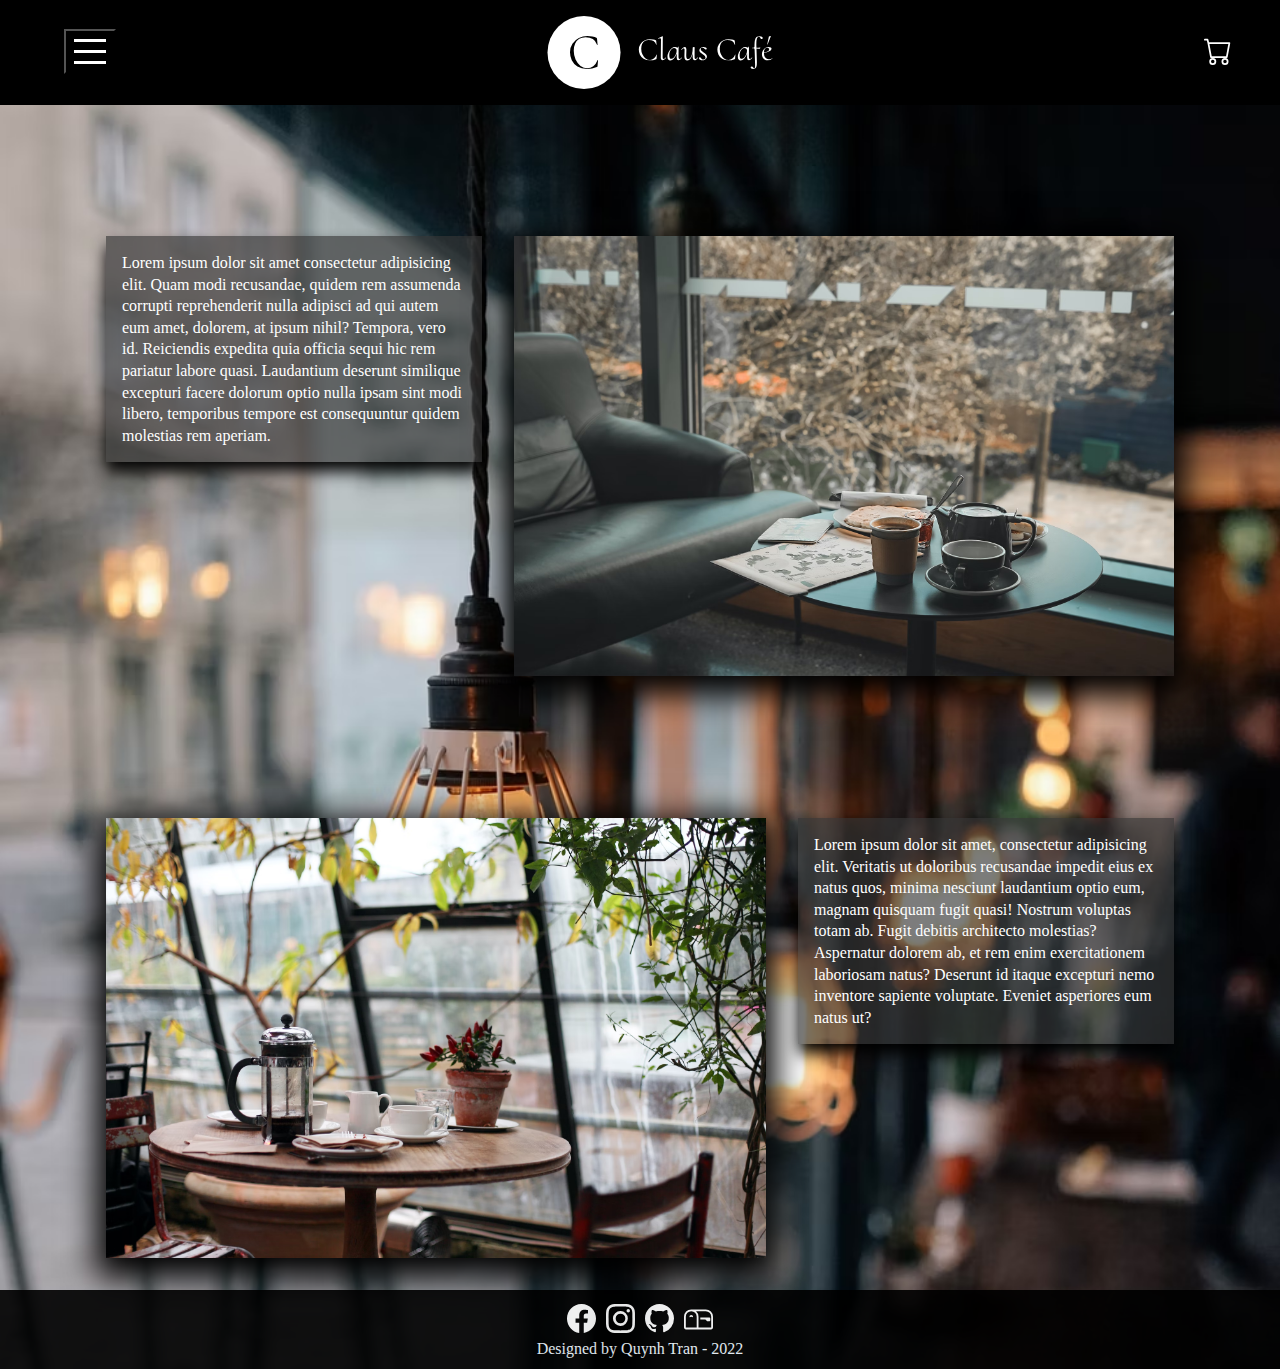
<file: index.html>
<!DOCTYPE html>
<html lang="en">
<head>
    <meta charset="UTF-8">
    <meta http-equiv="X-UA-Compatible" content="IE=edge">
    <meta name="viewport" content="width=device-width, initial-scale=1.0">
    <link rel="stylesheet" href="style.css">
    <link rel="shortcut icon" href="favicon.ico" type="image/x-icon">
    <title>Claus Café</title>
</head>
<body class="bodyIndex">
    <header>
        <div class="lap-display">
            <nav>
                <ul>
                    <li><a href="index.html">Home</a></li>
                    <li><a href="menu.html">Menu</a></li>
                </ul>
            </nav>
            <a href="index.html">
                <img src="faviconio-logo\logo.svg" alt="logo-brand" class="logo-brand">
            </a>
            <nav>
                <ul>
                    <li><a href="gallery.html">Gallery</a></li>
                    <li><a href="contact.html">Contact</a></li>
                    <a href="#"><img class="cart-icon" src="icons-1.8.1\icons-1.8.1\icons\cart.svg" alt="" style="padding-right: 0 2rem;"></a> 
                </ul>
            </nav>
        </div>
        <div class="tablet-display">
            <nav>
                <ul>
                    <li class="dropdown"> 
                        <button class="triple-line">
                            <div class="line"></div>
                            <div class="line"></div>
                            <div class="line"></div> 
                        </button>
                        <div class="dropdown-content">
                            <a href="index.html">Home</a>
                            <a href="menu.html">Menu</a>
                            <a href="gallery.html">Gallery</a>
                            <a href="contact.html">Contact</a>
                        </div>
                    </li>
                </ul>
                <a href="index.html">
                    <img src="faviconio-logo\logo.svg" alt="logo-brand" class="logo-brand">
                </a>
                <a href="#"><img class="cart-icon" src="icons-1.8.1\icons-1.8.1\icons\cart.svg" alt="" style="padding-right: 0 2rem;"></a> 
            </nav>
        </div>
       
        <div class="mobile-display">
            <nav>
                
                <!-- <div class="symbols"> -->
                <ul>
                    <li class="dropdown"> 
                        <button class="triple-line">
                            <div class="line"></div>
                            <div class="line"></div>
                            <div class="line"></div> 
                        </button>
                        <div class="dropdown-content">
                            <a href="index.html">Home</a>
                            <a href="menu.html">Menu</a>
                            <a href="gallery.html">Gallery</a>
                            <a href="contact.html">
                                Contact</a>
                            <a href="#" style="display: block;">
                                My cart 
                            </a> 
                        </div>
                    </li>
                </ul>
                    
                <!-- </div> -->
                <a href="index.html">
                    <img src="faviconio-logo\logo.svg" alt="logo-brand" class="logo-brand">
                </a>
            </nav>
        </div>
    </header>

    <main class="containerIndex">
        <div class="container-index-div">
            <section class="intro">
                <p class="description description1">
                    Lorem ipsum dolor sit amet consectetur adipisicing elit. Quam modi recusandae, quidem rem assumenda corrupti reprehenderit nulla adipisci ad qui autem eum amet, dolorem, at ipsum nihil? Tempora, vero id.
                Reiciendis expedita quia officia sequi hic rem pariatur labore quasi. Laudantium deserunt similique excepturi facere dolorum optio nulla ipsam sint modi libero, temporibus tempore est consequuntur quidem molestias rem aperiam.
                </p>

                <img id="first-pic" src="img\cafe2.avif" alt="picture1" >
            </section>

            <section class="intro">
                <img id="second-pic" src="img\cafe1.avif" alt="picture2">
                <p class="description description2">Lorem ipsum dolor sit amet, consectetur adipisicing elit. Veritatis ut doloribus recusandae impedit eius ex natus quos, minima nesciunt laudantium optio eum, magnam quisquam fugit quasi! Nostrum voluptas totam ab.
                Fugit debitis architecto molestias? Aspernatur dolorem ab, et rem enim exercitationem laboriosam natus? Deserunt id itaque excepturi nemo inventore sapiente voluptate. Eveniet asperiores eum natus ut?</p>
            </section>
        </div>
    </main>
</body>

<footer>
    <div class="containerFooter">
        <div class="containerContactIcon">
            <a href="https://www.facebook.com/profile.php?id=100005155502657"><img class="contactIcon" src="icons-1.8.1\icons-1.8.1\icons\facebook.svg" alt="fb"></a>
            <a href=""><img class="contactIcon" src="icons-1.8.1\icons-1.8.1\icons\instagram.svg" alt="ins"></a>
            <a href=""><img class="contactIcon" src="icons-1.8.1\icons-1.8.1\icons\github.svg" alt="git"></a>
            <a href=""><img class="contactIcon" src="icons-1.8.1\icons-1.8.1\icons\mailbox.svg" alt="mail"></a>
        </div>
        <p>Designed by Quynh Tran - 2022</p>
    </div>
</footer>
</html>
</file>
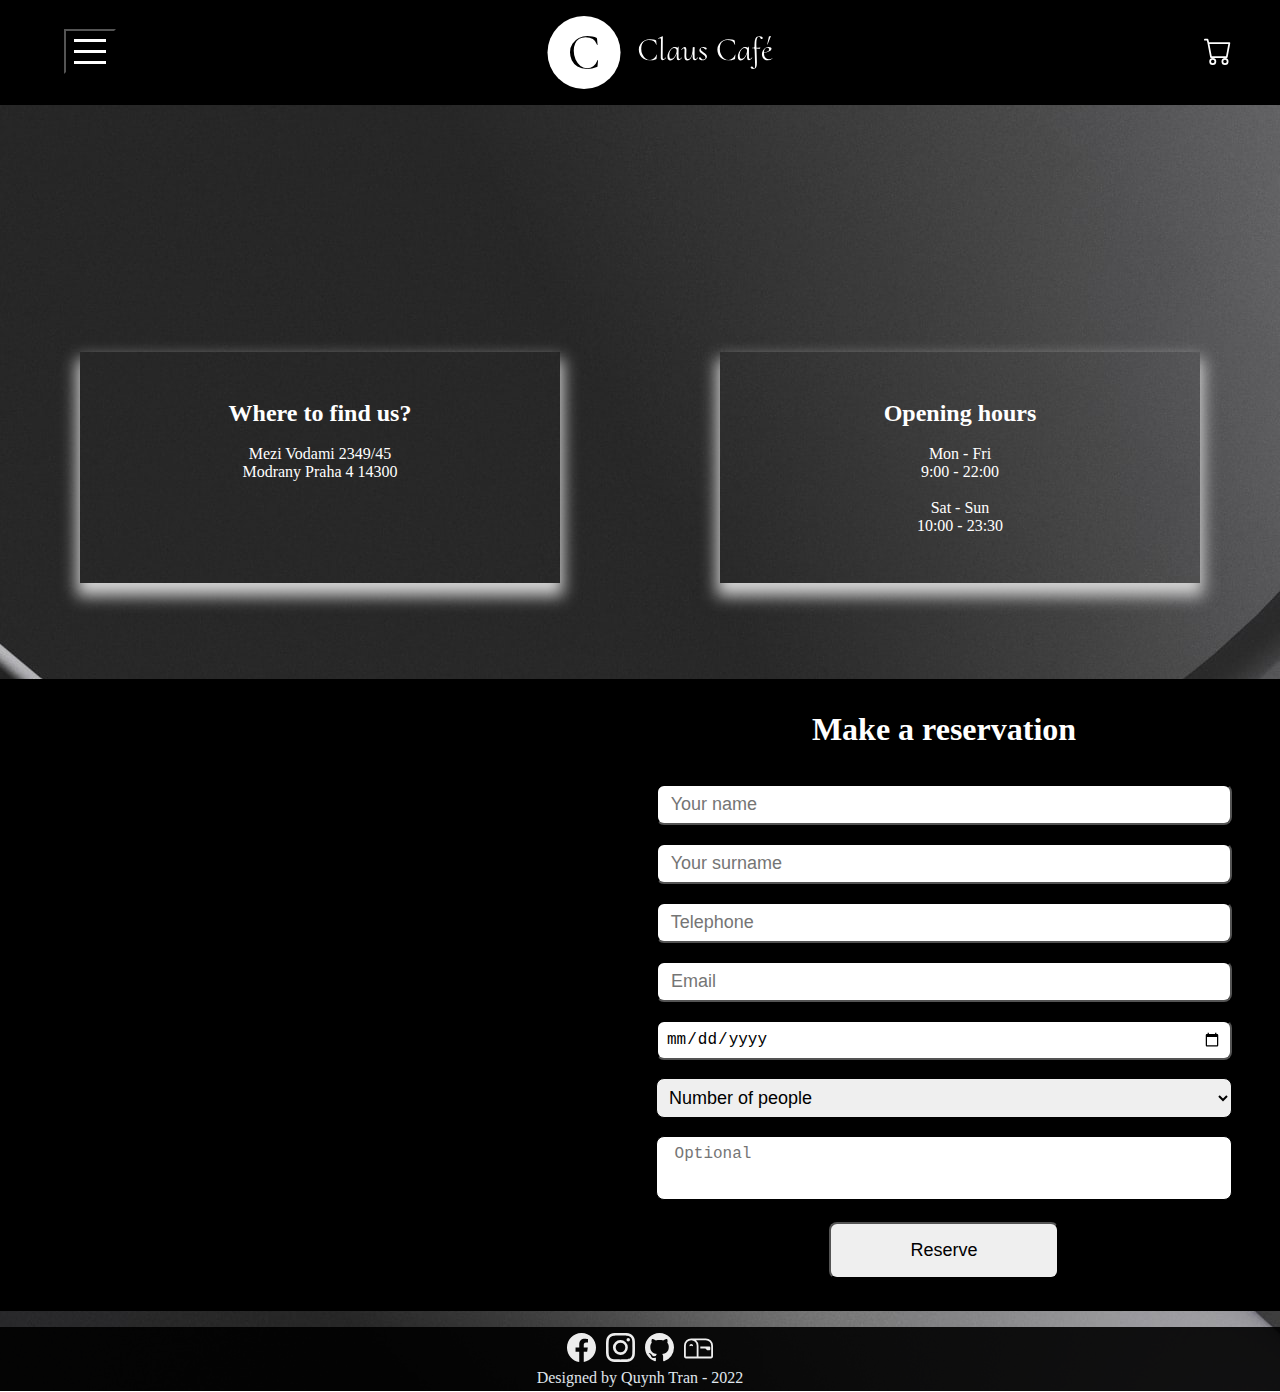
<file: contact.html>
<!DOCTYPE html>
<html lang="en">
<head>
    <meta charset="UTF-8">
    <meta http-equiv="X-UA-Compatible" content="IE=edge">
    <meta name="viewport" content="width=device-width, initial-scale=1.0">
    <title>Claus Café - Contact</title>
    <link rel="stylesheet" href="style.css">
</head>
<body class="bodyContact">
    <header>
        <div class="lap-display">
            <nav>
                <ul>
                    <li><a href="index.html">Home</a></li>
                    <li><a href="menu.html">Menu</a></li>
                </ul>
            </nav>
            <a href="index.html">
                <img src="faviconio-logo\logo.svg" alt="logo-brand" class="logo-brand">
            </a>
            <nav>
                <ul>
                    <li><a href="gallery.html">Gallery</a></li>
                    <li><a href="contact.html">Contact</a></li>
                    <a href="#"><img class="cart-icon" src="icons-1.8.1\icons-1.8.1\icons\cart.svg" alt="" style="padding-right: 0 2rem;"></a> 
                </ul>
            </nav>
        </div>
        <div class="tablet-display">
            <nav>
                <ul>
                    <li class="dropdown"> 
                        <button class="triple-line">
                            <div class="line"></div>
                            <div class="line"></div>
                            <div class="line"></div> 
                        </button>
                        <div class="dropdown-content">
                            <a href="index.html">Home</a>
                            <a href="menu.html">Menu</a>
                            <a href="gallery.html">Gallery</a>
                            <a href="contact.html">Contact</a>
                        </div>
                    </li>
                </ul>
                <a href="index.html">
                    <img src="faviconio-logo\logo.svg" alt="logo-brand" class="logo-brand">
                </a>
                <a href="#"><img class="cart-icon" src="icons-1.8.1\icons-1.8.1\icons\cart.svg" alt="" style="padding-right: 0 2rem;"></a> 
            </nav>
        </div>
       
        <div class="mobile-display">
            <nav>
                <ul>
                    <li class="dropdown"> 
                        <button class="triple-line">
                            <div class="line"></div>
                            <div class="line"></div>
                            <div class="line"></div> 
                        </button>
                        <div class="dropdown-content">
                            <a href="index.html">Home</a>
                            <a href="menu.html">Menu</a>
                            <a href="gallery.html">Gallery</a>
                            <a href="contact.html">
                                Contact</a>
                            <a href="#" style="display: block;">
                                My cart 
                            </a> 
                        </div>
                    </li>
                </ul>
                <a href="index.html">
                    <img src="faviconio-logo\logo.svg" alt="logo-brand" class="logo-brand">
                </a>
            </nav>
        </div>
    </header>

    <main class="containerContact">
        <div class="container-contact-div">
            <div class="info-4-contact">
                <section>
                    <h2>Where to find us?</h2>
                    <br>
                    <p>Mezi Vodami 2349/45 <br>
                        Modrany Praha 4 14300
                    </p>
                </section>
                <section> 
                    <h2>Opening hours</h2>
                    <br>
                    <p>Mon - Fri<br>
                        9:00 - 22:00 <br><br>
                        Sat - Sun <br>
                        10:00 - 23:30
                    </p>
                </section>
            </div>
            <div class="more-info">
                <div class="map">
                    <div class="mapouter">
                        <div class="gmap_canvas">
                            <iframe width="100%" height="300%" id="gmap_canvas" src="https://maps.google.com/maps?q=Mezi%20Vodami%202349/45&t=&z=13&ie=UTF8&iwloc=&output=embed" frameborder="0" scrolling="no" marginheight="0" marginwidth="0"></iframe>
                            <br>
                            <style>
                            .mapouter{
                                position: relative;
                                text-align: center;
                                max-height:100%;
                                max-width:300%;
                                }
                            </style>
                            <style>
                            .gmap_canvas {
                                overflow: hidden;
                                background: none!important;
                                max-height: 100%;
                                max-width: 300%;
                                
                                }
                            </style>
                        </div>
                    </div>
                </div>
                <div class="reservation-form">
                    <h1>Make a reservation</h1><br><br>
                    <form action="index.html" >
                        <input type="text" name="name" id="name" placeholder=" Your name" required ><br><br>
                        <input type="text" name="surname" id="surname" placeholder=" Your surname" required><br><br>
                        <input type="tel" name="tel" id="tel" placeholder=" Telephone" required><br><br>
                        <input type="email" name="email" id="email" placeholder=" Email" required><br><br>
                        <input type="date" name="date" id="date" placeholder=" Reservation on date" required><br><br>
                        <select value="Number of people" required><br><br>
                            <option value="Number of people">Number of people</option>
                            <option value="">1</option>
                            <option value="">2</option>
                            <option value="">3</option>
                            <option value="">4</option>
                            <option value="">5</option>
                            <option value="">6</option>
                            <option value="">7</option>
                            <option value="">8</option>
                            <option value="">9</option>
                            <option value="">10</option>
                            <option value="">>10</option>
                        </select>
                        <br><br>
                        <textarea name="additional" id="additional" style="resize: none; height: 4rem;" placeholder=" Optional"></textarea>
                        <br><br>
                        <input type="button" name="reserve" id="reserve" value="Reserve">
                    </form>
                    
                </div>
            </div>
        </div>
    </main>
</body>

<footer>
    <a href=""><img class="contactIcon" src="icons-1.8.1\icons-1.8.1\icons\facebook.svg" alt="fb"></a>
    <a href=""><img class="contactIcon" src="icons-1.8.1\icons-1.8.1\icons\instagram.svg" alt="ins"></a>
    <a href=""><img class="contactIcon" src="icons-1.8.1\icons-1.8.1\icons\github.svg" alt="git"></a>
    <a href=""><img class="contactIcon" src="icons-1.8.1\icons-1.8.1\icons\mailbox.svg" alt="mail"></a>
    <p>Designed by Quynh Tran - 2022</p>
</footer>
</html>
</file>
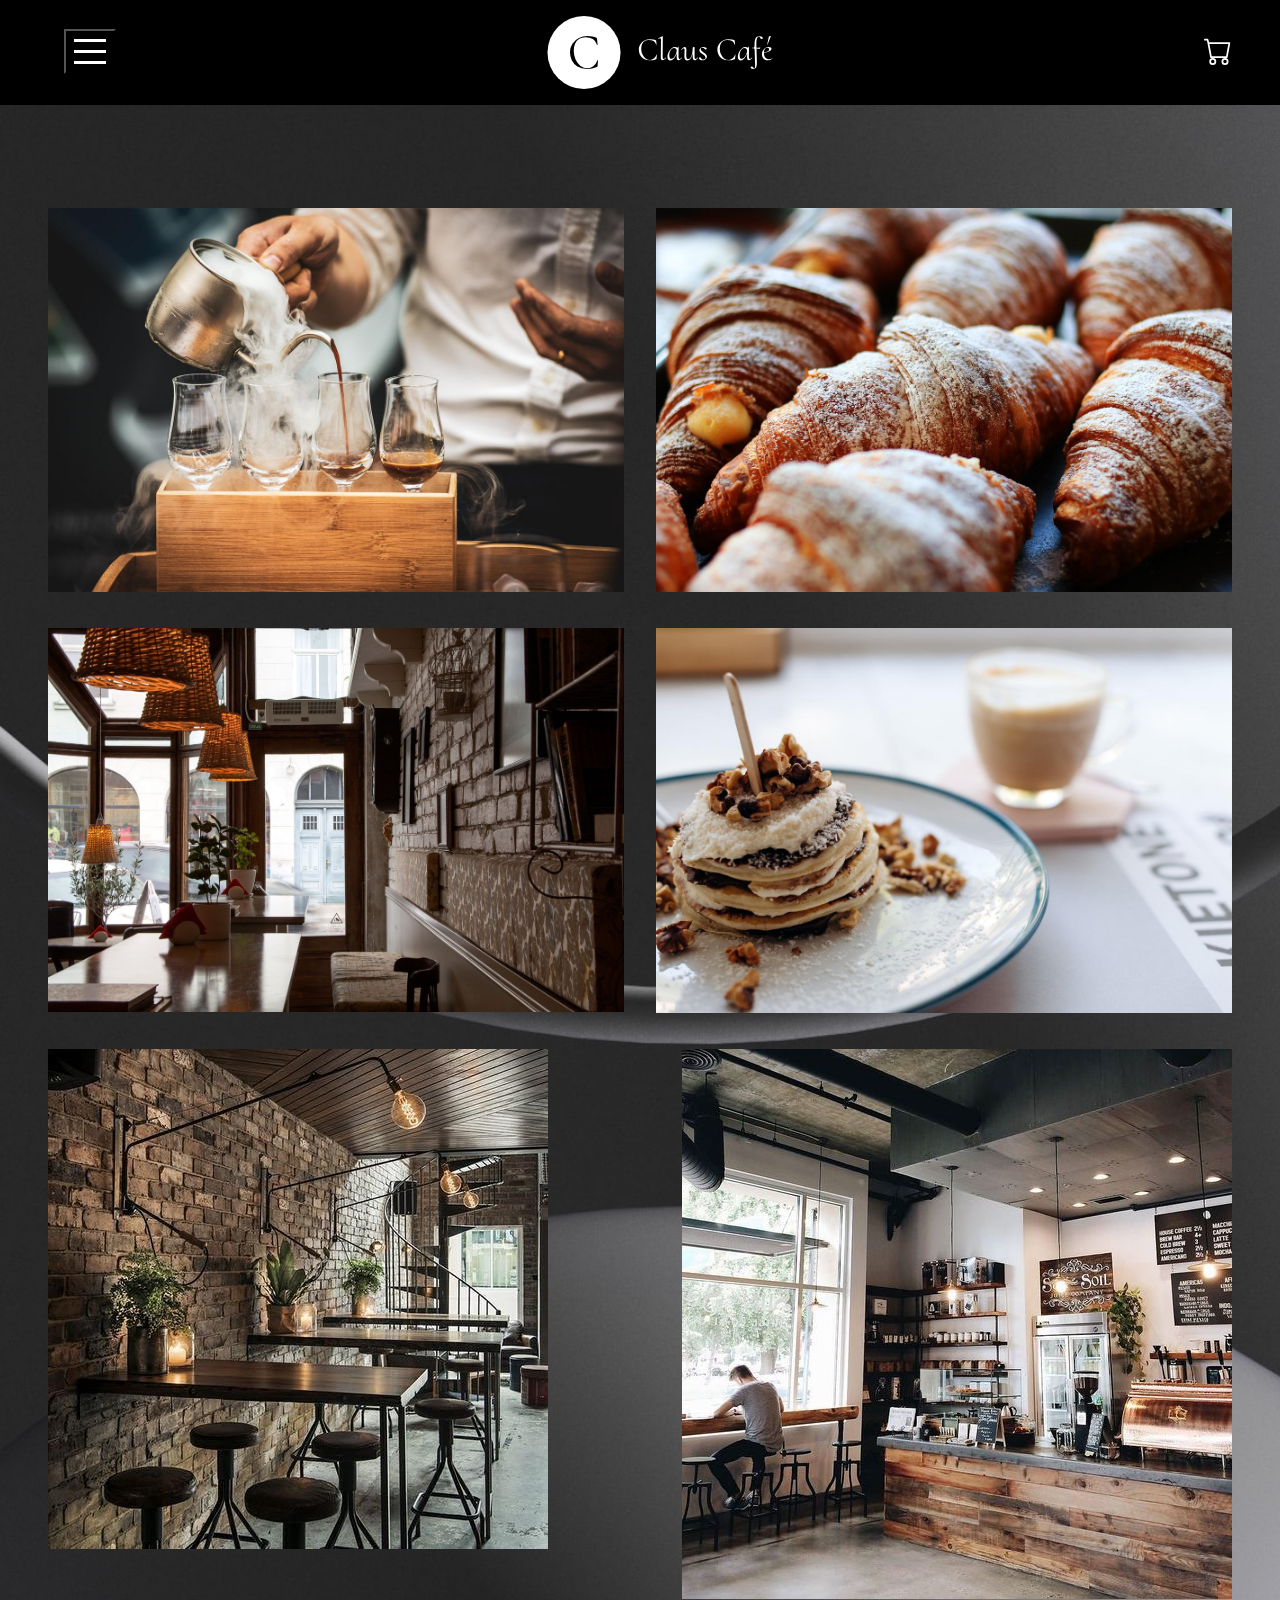
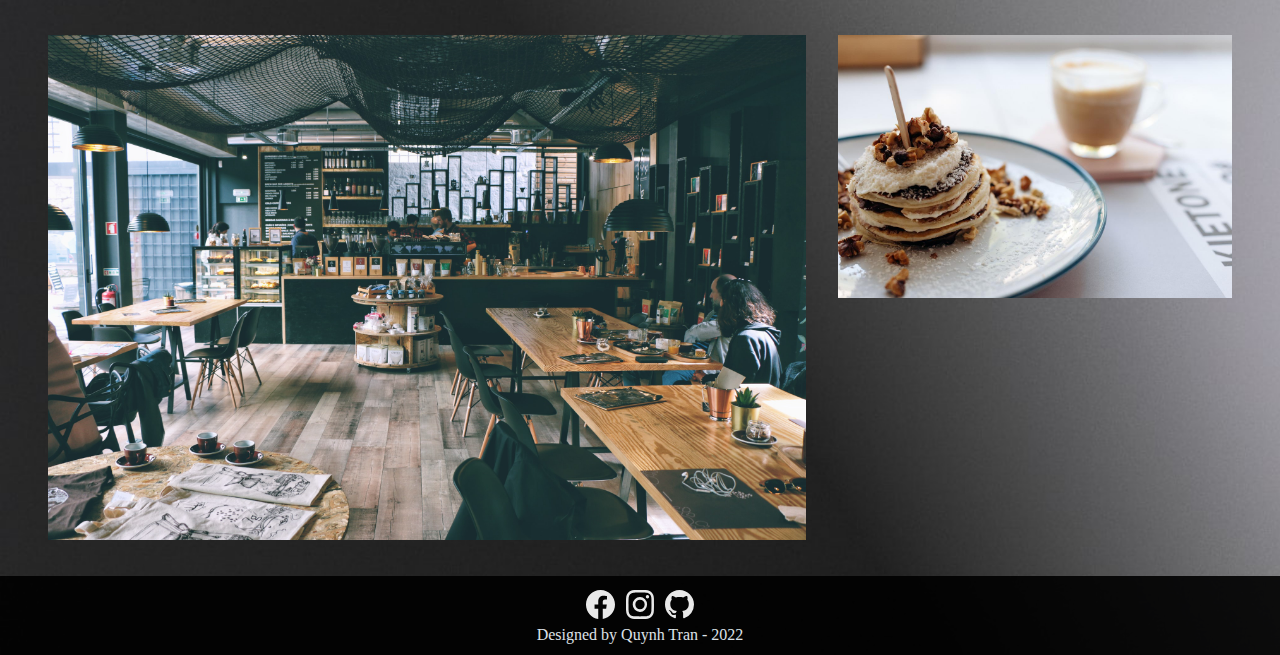
<file: gallery.html>
<!DOCTYPE html>
<html lang="en">
<head>
    <meta charset="UTF-8">
    <meta http-equiv="X-UA-Compatible" content="IE=edge">
    <meta name="viewport" content="width=device-width, initial-scale=1.0">
    <link rel="stylesheet" href="style.css">
    <link rel="shortcut icon" href="favicon_io/favicon-32x32.png" type="image/x-icon">

    <title>Claus Café - Gallery</title>
</head>
<body class="bodyGallery">
    <header>
        <div class="lap-display">
            <nav>
                <ul>
                    <li><a href="index.html">Home</a></li>
                    <li><a href="menu.html">Menu</a></li>
                </ul>
            </nav>
            <a href="index.html">
                <img src="faviconio-logo\logo.svg" alt="logo-brand" class="logo-brand">
            </a>
            <nav>
                <ul>
                    <li><a href="gallery.html">Gallery</a></li>
                    <li><a href="contact.html">Contact</a></li>
                    <a href="#"><img class="cart-icon" src="icons-1.8.1\icons-1.8.1\icons\cart.svg" alt="" style="padding-right: 0 2rem;"></a> 
                </ul>
            </nav>
        </div>
        <div class="tablet-display">
            <nav>
                <ul>
                    <li class="dropdown"> 
                        <button class="triple-line">
                            <div class="line"></div>
                            <div class="line"></div>
                            <div class="line"></div> 
                        </button>
                        <div class="dropdown-content">
                            <a href="index.html" class="itemDropdown">
                                <img src="icons-1.8.1/icons8-home.svg" alt="" style="margin: 0 0.5rem; width: 1.5rem;">
                                <span>Home</span>
                            </a>
                            <a href="menu.html" class="itemDropdown">
                                <img src="icons-1.8.1/icon menu.svg" alt="" style="margin: 0 0.6rem; height: 1.5rem;">
                                <span>Menu</span>
                            </a>
                            <a href="gallery.html" class="itemDropdown">
                                <img src="icons-1.8.1/galleryicon.svg" alt="" style="margin: 0 0.5rem;background-color: white; border-radius: 22px; width: 1.5rem;">
                                <span>Gallery</span>
                            </a>
                            <a href="contact.html" class="itemDropdown">
                                <img src="icons-1.8.1/contact icon.png" alt="" style="margin: 0 0.5rem;width: 1.5rem;">
                                <span>Contact</span>
                            </a>
                        </div>
                    </li>
                </ul>
                <a href="index.html">
                    <img src="faviconio-logo\logo.svg" alt="logo-brand" class="logo-brand">
                </a>
                <a href="#"><img class="cart-icon" src="icons-1.8.1\icons-1.8.1\icons\cart.svg" alt="" style="padding-right: 0 2rem;"></a> 
            </nav>
        </div>
       
        <div class="mobile-display">
            <nav>
                <ul>
                    <li class="dropdown"> 
                        <button class="triple-line">
                            <div class="line"></div>
                            <div class="line"></div>
                            <div class="line"></div> 
                        </button>
                        <div class="dropdown-content">
                            <a href="index.html" class="itemDropdown">
                                <img src="icons-1.8.1/icons8-home.svg" alt="" style="margin: 0 0.5rem; width: 1.5rem;">
                                <span>Home</span>
                            </a>
                            <a href="menu.html" class="itemDropdown">
                                <img src="icons-1.8.1/icon menu.svg" alt="" style="margin: 0 0.6rem; height: 1.5rem;">
                                <span>Menu</span>
                            </a>
                            <a href="gallery.html" class="itemDropdown">
                                <img src="icons-1.8.1/galleryicon.svg" alt="" style="margin: 0 0.5rem;background-color: white; border-radius: 22px; width: 1.5rem; ">
                                <span>Gallery</span>
                            </a>
                            <a href="contact.html" class="itemDropdown">
                                <img src="icons-1.8.1/contact icon.png" alt="" style="margin: 0 0.5rem;width: 1.5rem;">
                                <span>Contact</span>
                            </a>
                            <a href="#" >
                                <img src="icons-1.8.1\icons-1.8.1\icons\cart2.svg" alt="" style="margin: 0 0.5rem;width: 1.5rem;" >
                                <span>My cart</span>
                            </a> 
                        </div>
                    </li>
                </ul>
                <a href="index.html">
                    <img src="faviconio-logo\logo.svg" alt="logo-brand" class="logo-brand">
                </a>
            </nav>
        </div>
    </header>
    <main class="containerGallery">
        <div class="container-gallery-div">
            <div class="group-picture">
                <section>
                    <figure>
                        <img src="img\barista-5055060_1280.jpg" alt="This is a picture">
                    </figure>
                </section>
                <section>
                    <figure>
                        <img src="img\bread-4077812_1280.jpg" alt="This is a picture">
                    </figure>
                </section>
            </div>
            <div class="group-picture">
                <section>
                    <figure>
                        <img src="img\coffee-shop-393954_1280.jpg" alt="This is a picture">
                    </figure>
                </section>
                <section>
                    <figure>
                        <img src="img\pancakes-5989136_1280.jpg" alt="This is a picture">
                    </figure>
                </section>
            </div>
            <div class="group-picture">
                <section>
                    <figure>
                        <img src="img\cafe4.jpg" alt="This is a picture">
                    </figure>
                </section>
                <section>
                    <figure>
                        <img src="img\cafe5.jpg" alt="This is a picture">
                    </figure>
                </section>
            </div>
            <div class="group-picture">
                <section>
                    <figure>
                        <img src="img\cafe6.jpg" alt="This is a picture">
                    </figure>
                </section>
                <section>
                    <figure>
                        <img src="img\pancakes-5989136_1280.jpg" alt="This is a picture">
                    </figure>
                </section>
            </div>
            
        </div>
    </main>
</body>
<footer>
    <div class="containerFooter">
        <div class="containerContactIcon">
            <a href="https://www.facebook.com/profile.php?id=100005155502657"><img class="contactIcon" src="icons-1.8.1\icons-1.8.1\icons\facebook.svg" alt="fb"></a>
            <a href="https://www.instagram.com/quynhtran183/"><img class="contactIcon" src="icons-1.8.1\icons-1.8.1\icons\instagram.svg" alt="ins"></a>
            <a href="https://github.com/QuynhTran182003"><img class="contactIcon" src="icons-1.8.1\icons-1.8.1\icons\github.svg" alt="git"></a>
        </div>
        <p>Designed by Quynh Tran - 2022</p>
    </div>
</footer>
</html>
</file>
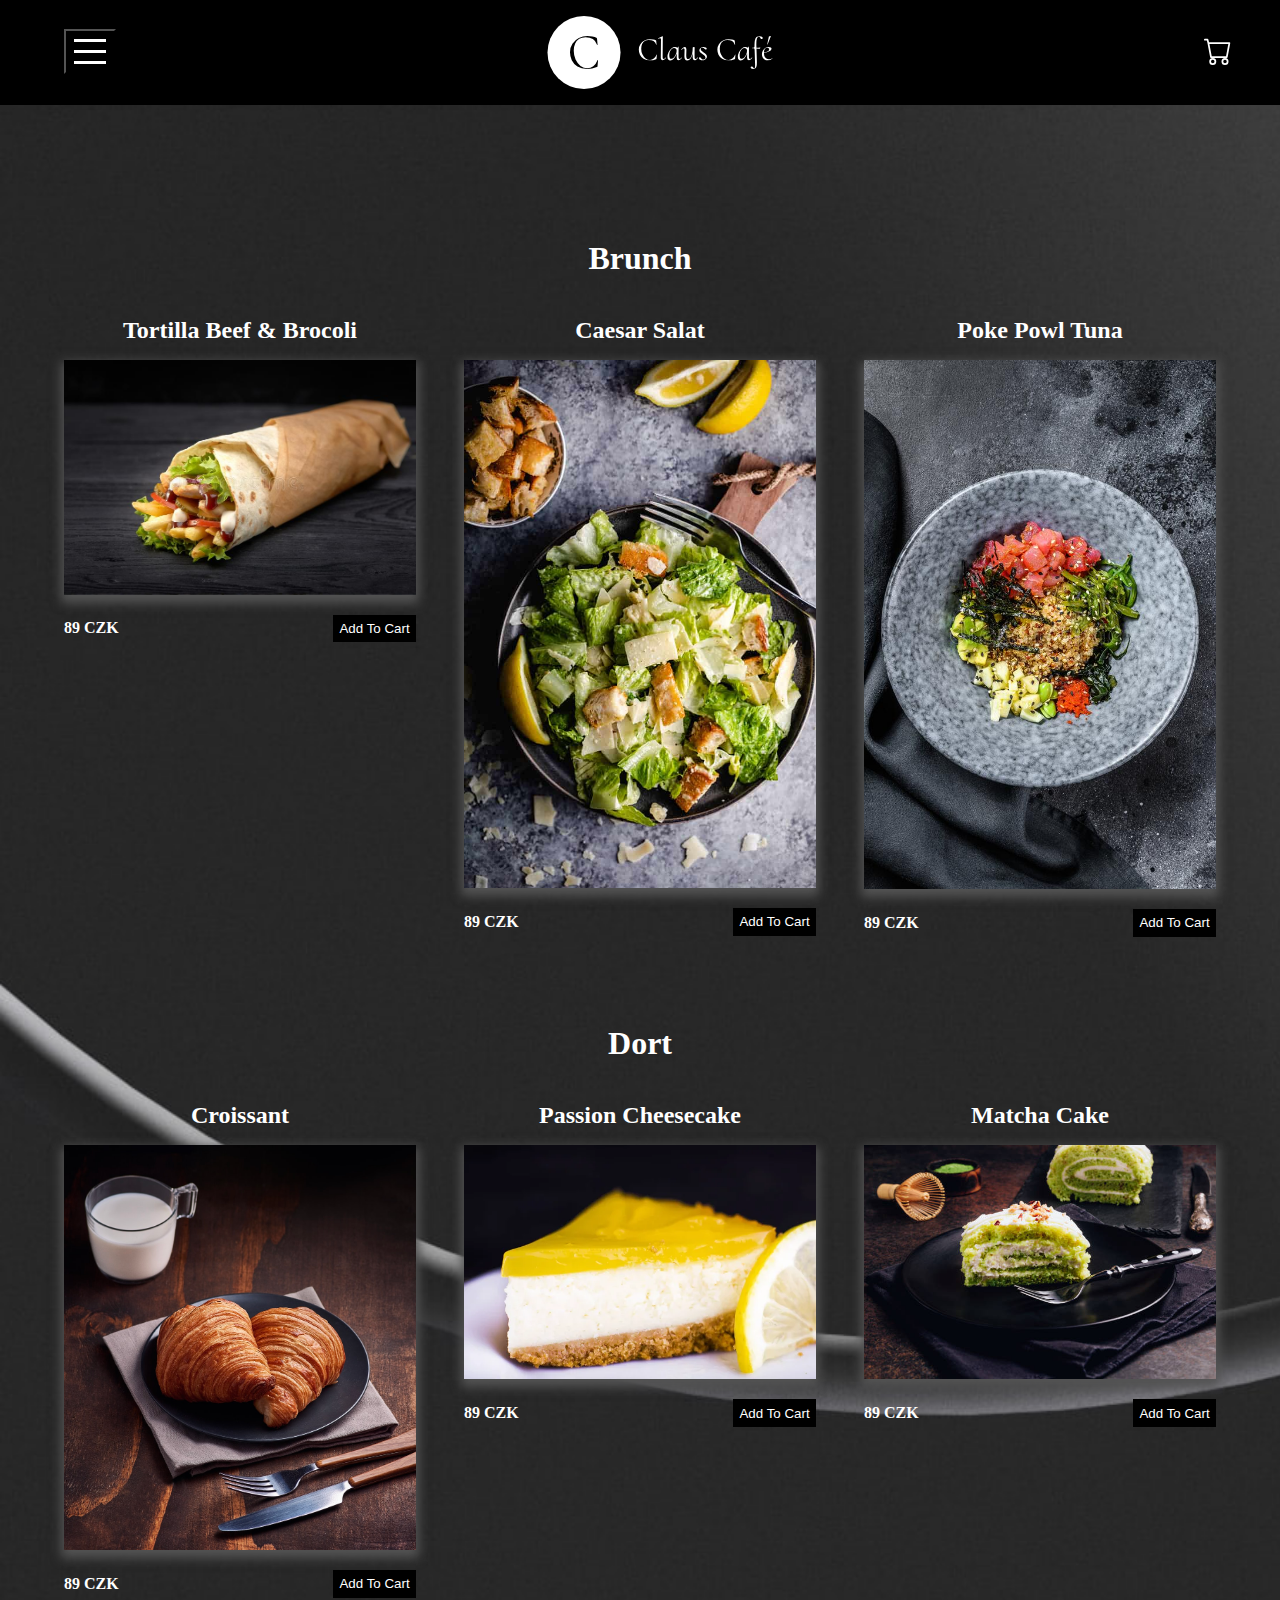
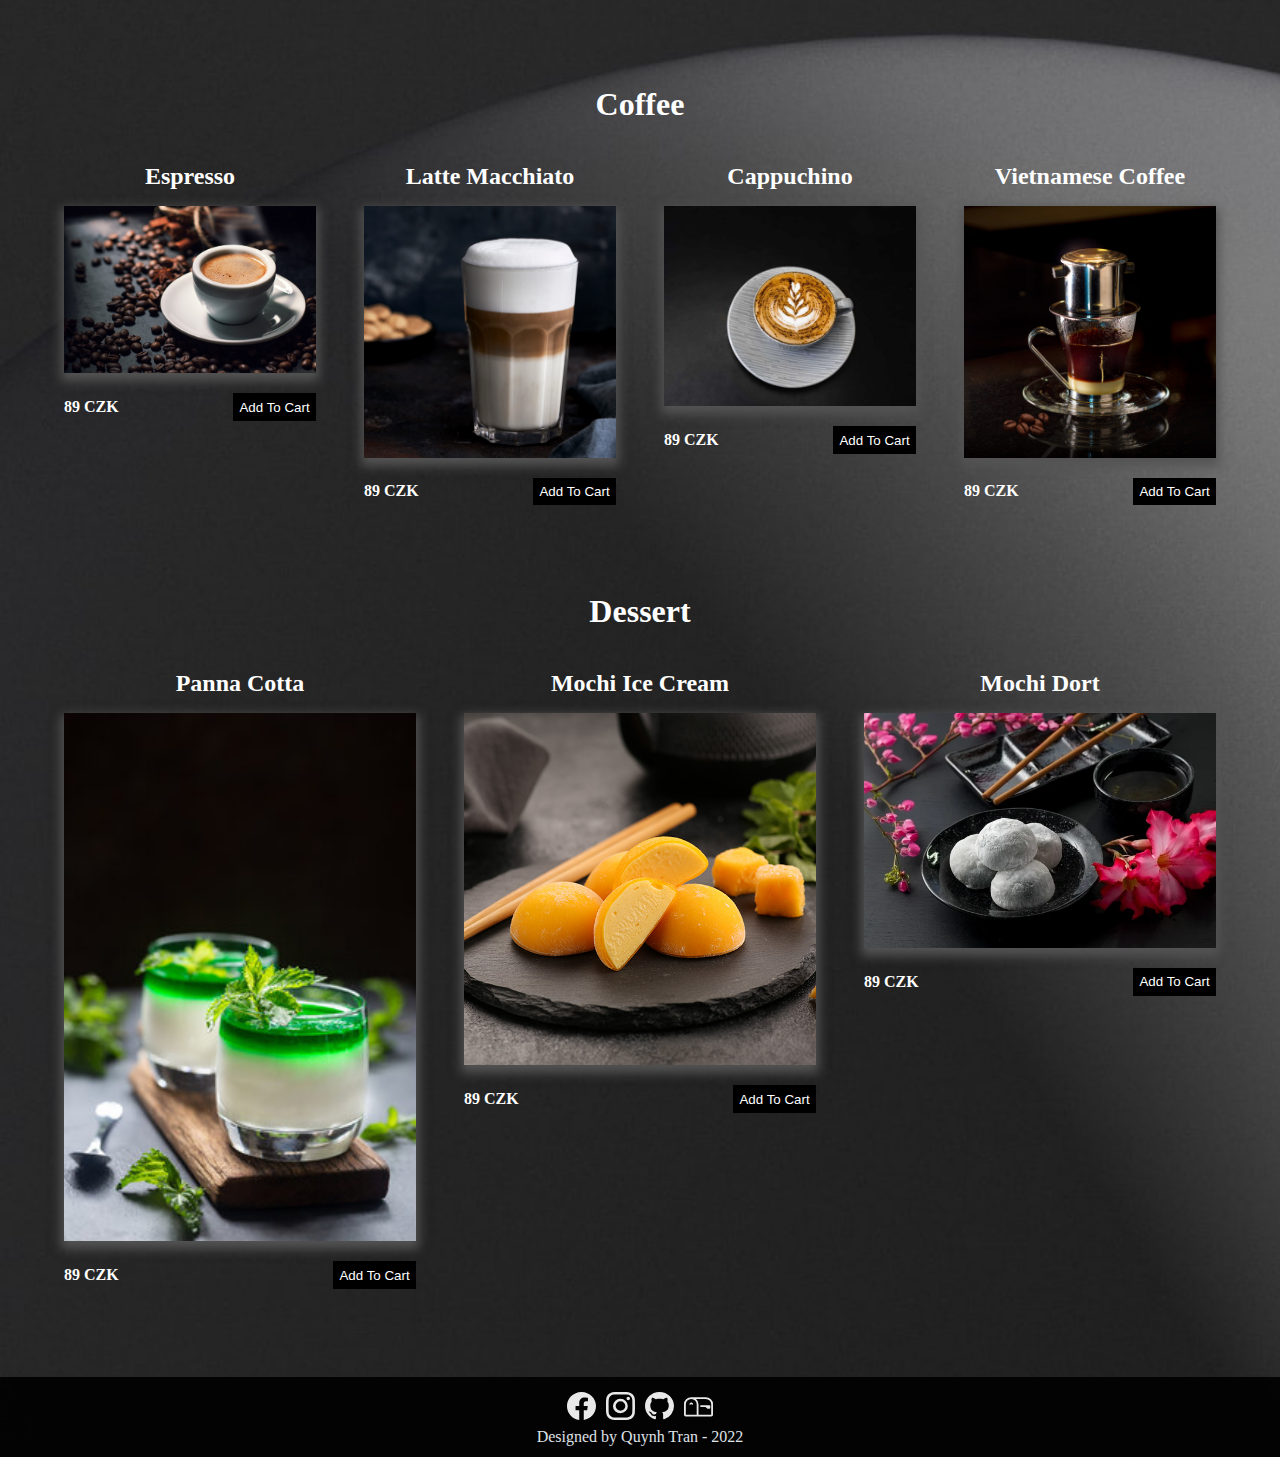
<file: menu.html>
<!DOCTYPE html>
<html lang="en">
<head>
    <meta charset="UTF-8">
    <meta http-equiv="X-UA-Compatible" content="IE=edge">
    <meta name="viewport" content="width=device-width, initial-scale=1.0">
    <link rel="stylesheet" href="style.css">
    <link rel="shortcut icon" href="favicon.ico" type="image/x-icon">
    <title>Claus Café - Menu</title>
</head>
<body class="bodyMenu">
    <header>
        <div class="lap-display">
            <nav>
                <ul>
                    <li><a href="index.html">Home</a></li>
                    <li><a href="menu.html">Menu</a></li>
                </ul>
            </nav>
            <a href="index.html">
                <img src="faviconio-logo\logo.svg" alt="logo-brand" class="logo-brand">
            </a>
            <nav>
                <ul>
                    <li><a href="gallery.html">Gallery</a></li>
                    <li><a href="contact.html">Contact</a></li>
                    <a href="#"><img class="cart-icon" src="icons-1.8.1\icons-1.8.1\icons\cart.svg" alt="" style="padding-right: 0 2rem;"></a> 
                </ul>
            </nav>
        </div>
        <div class="tablet-display">
            <nav>
                <ul>
                    <li class="dropdown"> 
                        <button class="triple-line">
                            <div class="line"></div>
                            <div class="line"></div>
                            <div class="line"></div> 
                        </button>
                        <div class="dropdown-content">
                            <a href="index.html">Home</a>
                            <a href="menu.html">Menu</a>
                            <a href="gallery.html">Gallery</a>
                            <a href="contact.html">Contact</a>
                        </div>
                    </li>
                </ul>
                <a href="index.html">
                    <img src="faviconio-logo\logo.svg" alt="logo-brand" class="logo-brand">
                </a>
                <a href="#"><img class="cart-icon" src="icons-1.8.1\icons-1.8.1\icons\cart.svg" alt="" style="padding-right: 0 2rem;"></a> 
            </nav>
        </div>
       
        <div class="mobile-display">
            <nav>
                <a href="index.html">
                    <img src="faviconio-logo\logo.svg" alt="logo-brand" class="logo-brand">
                </a>
                <div class="symbols">
                    <ul>
                        <li class="dropdown"> 
                            <button class="triple-line">
                                <div class="line"></div>
                                <div class="line"></div>
                                <div class="line"></div> 
                            </button>
                            <div class="dropdown-content">
                                <a href="index.html">Home</a>
                                <a href="menu.html">Menu</a>
                                <a href="gallery.html">Gallery</a>
                                <a href="contact.html">
                                    Contact</a>
                                <a href="#" style="display: block;">
                                    My cart 
                                </a> 
                            </div>
                        </li>
                    </ul>
                    
                </div>
            </nav>
        </div>
    </header>
    <main class="containerMenu">
        <div class="container-menu-div">
            <div class="items brunch">
                <h1>Brunch</h1>
                <div class="group-of-items">
                    <div class="product">
                        <h2 class="name-of-product">Tortilla Beef & Brocoli</h2>
                        <img src="img/tortilla.jpg" alt="">
                        <div class="infoProduct">
                            <span>89 CZK</span>
                            <button>Add To Cart</button>
                        </div>
                    </div>
    
                    <div class="product">
                        <h2 class="name-of-product">Caesar Salat</h2>
                        <img src="img/Homemade-Caesar-Salad-Dressing--700x1050.jpg" alt="">
                        <div class="infoProduct">
                            <span>89 CZK</span>
                            <button>Add To Cart</button>
                        </div>
                    </div>
    
                    <div class="product">
                        <h2 class="name-of-product">Poke Powl Tuna</h2>
                        <img src="img/tuna-poke-bowl.jpg" alt="">
                        <div class="infoProduct">
                            <span>89 CZK</span>
                            <div>
                                <!-- <div>
                                    <button>+</button>
                                    <textarea name="" id="" cols="30" rows="10"></textarea>
                                    <button>-</button>
                                </div> -->
                                <button>Add To Cart</button>
                            </div>
                            
                        </div>
                    </div>
                </div>
            </div>

            <div class="items dort">
                <h1>Dort</h1>
                <div class="group-of-items">
                    <div class="product">
                        <h2 class="name-of-product">Croissant</h2>
                        <img src="img/croissants.jpg" alt="">
                        <div class="infoProduct">
                            <span>89 CZK</span>
                            <button>Add To Cart</button>
                        </div>
                    </div>
    
                    <div class="product">
                        <h2 class="name-of-product">Passion Cheesecake</h2>
                        <img src="img/cheesecake-chanh-day.jpg" alt="">
                        <div class="infoProduct">
                            <span>89 CZK</span>
                            <button>Add To Cart</button>
                        </div>
                    </div>
    
                    <div class="product">
                        <h2 class="name-of-product">Matcha Cake</h2>
                        <img src="img/Matcha-cake.png" alt="">
                        <div class="infoProduct">
                            <span>89 CZK</span>
                            <div>
                                <button>Add To Cart</button>
                            </div>
                            
                        </div>
                    </div>
                </div>
            </div>
    
            <div class="items coffee">
                <h1>Coffee</h1>
                <div class="group-of-items">
                    <div class="product">
                        <h2 class="name-of-product">Espresso</h2>
                        <img src="img/espresso.jpg" alt="">
                        <div class="infoProduct">
                            <span>89 CZK</span>
                            <button>Add To Cart</button>
                        </div>
                    </div>
    
                    <div class="product">
                        <h2 class="name-of-product">Latte Macchiato</h2>
                        <img src="img/Latte-Macchiato.jpg" alt="">
                        <div class="infoProduct">
                            <span>89 CZK</span>
                            <button>Add To Cart</button>
                        </div>
                    </div>
    
                    <div class="product">
                        <h2 class="name-of-product">Cappuchino</h2>
                        <img src="img/Cappuccino.jpg" alt="">
                        <div class="infoProduct">
                            <span>89 CZK</span>
                            <div>
                                <!-- <div>
                                    <button>+</button>
                                    <textarea name="" id="" cols="30" rows="10"></textarea>
                                    <button>-</button>
                                </div> -->
                                <button>Add To Cart</button>
                            </div>
                            
                        </div>
                    </div>

                    <div class="product">
                        <h2 class="name-of-product">Vietnamese Coffee</h2>
                        <img src="img/vietnamese-coffee.jpg" alt="">
                        <div class="infoProduct">
                            <span>89 CZK</span>
                            <button>Add To Cart</button>
                        </div>
                    </div>
                </div>
            </div>
    
            <div class="items dessert">
                <h1>Dessert</h1>
                <div class="group-of-items">
                    <div class="product">
                        <h2 class="name-of-product">Panna Cotta</h2>
                        <img src="img/PannaCotta.jpg" alt="">
                        <div class="infoProduct">
                            <span>89 CZK</span>
                            <button>Add To Cart</button>
                        </div>
                    </div>
    
                    <div class="product">
                        <h2 class="name-of-product">Mochi Ice Cream</h2>
                        <img src="img/MochiIceCream.jpg" alt="">
                        <div class="infoProduct">
                            <span>89 CZK</span>
                            <button>Add To Cart</button>
                        </div>
                    </div>
    
                    <div class="product">
                        <h2 class="name-of-product">Mochi Dort</h2>
                        <img src="img/Mochi.jpg" alt="">
                        <div class="infoProduct">
                            <span>89 CZK</span>
                            <div>
                                <button>Add To Cart</button>
                            </div>
                            
                        </div>
                    </div>
                </div>
            </div>
        </div>
    </main>
</body>
<footer>
    <div class="containerFooter">
        <div class="containerContactIcon">
            <a href=""><img class="contactIcon" src="icons-1.8.1\icons-1.8.1\icons\facebook.svg" alt="fb"></a>
            <a href=""><img class="contactIcon" src="icons-1.8.1\icons-1.8.1\icons\instagram.svg" alt="ins"></a>
            <a href=""><img class="contactIcon" src="icons-1.8.1\icons-1.8.1\icons\github.svg" alt="git"></a>
            <a href=""><img class="contactIcon" src="icons-1.8.1\icons-1.8.1\icons\mailbox.svg" alt="mail"></a>
        </div>
        <p>Designed by Quynh Tran - 2022</p>
    </div>
</footer>
</html>
</file>
<file: style.css>
*{
    box-sizing: border-box;
    margin: 0;
    padding: 0;
    /* font-family: brandon-grotesque,sans-serif; */
}
/* HOME PAGE */
.bodyIndex {
    color: white;
    background-image: url('img/cafe3.avif');
    background-size: cover;
    background-repeat: no-repeat;
}
    /* HEADER */
    @media (min-width: 1284px){
        .tablet-display, .mobile-display{
            display: none;
        }
        .lap-display{
            position: fixed;
            background-color: black;
            width: 100%;
            display: flex;
            justify-content: space-around;
            align-items: center;
            z-index: 1;
        }

        .cart-icon{
            margin-left: 1.5rem;
        }

        header a img{
            display: block;
            width: 100%;
        }
    
        header nav {
            margin: 0 5rem;
        }
        header nav ul {
            display: flex;
            align-items: center;
        }
        header nav ul li {
            display: inline-block;
            margin: 0 3rem;
        }
    
        header nav ul li a{
            text-decoration: none;
            font-size: 1.3rem;
            color: white;
        }
    
        header nav ul li:hover{
            transform: scale(1.1);
            transition: transform 300ms ease-out;
            
        }
    }
    /* for screen 500-1283.99px */
    @media only screen and (max-width: 1283.99px) and (min-width: 500px) {
        .lap-display, .mobile-display{
            display: none;
        }

        .tablet-display {
            display: block;
            position: absolute;
            background-color: black;
            width: 100%;
            z-index: 1;
        }
        .tablet-display nav{
            display: flex;
            justify-content: space-between;
            align-items: center;
        }

        .dropdown{
            margin: 0 4rem;
        }

        .cart-icon{
            width: 20%;
            margin: 0 4rem;
        }

        .logo-brand{
            position: relative;
            display: flex;
            margin: 0 auto;
            width: 100%;
        }
        .dropdown {
            list-style-type: none;
        }
        .triple-line{
            background-color: black;
            outline: none;
        }
        .line{
            display: block;
            height: 3px;
            width: 32px;
            background-color: white;
            margin: 0.5rem;
        }

        .dropdown-content{
            display: none;
            background-color: rgb(0, 0, 0);
            box-shadow: 0px 8px 16px 0px rgba(0,0,0,0.7);
            min-width: 160px;
        }
        
        .dropdown:hover .dropdown-content{
            display: block;
            position: absolute;
        }

        .dropdown-content a{
            color: white;
            padding: 12px 16px;
            text-decoration: none;
            display: block;
            text-align: left;
        }

        .dropdown-content a:hover{
            background-color: #272727;
        }
    }

   @media (max-width: 499.9px) {
       .lap-display, .tablet-display{
           display: none;
       }
       .mobile-display{
            position: absolute;
            background-color: black;
            width: 100%;
            z-index: 1;
        }
        .logo-brand{
            margin: 0%;
            display: block;
            width: 100%;
        }
        .mobile-display nav{
            display: flex;
            align-items: center;
            justify-content: center;
        }

        .dropdown {
            list-style-type: none;
        }
        .triple-line{
            position: relative;
            background-color: black;
        }

        .line{
            display: block;
            height: 2px;
            width: 2rem;
            background-color: white;
            margin: 0.3rem 0.8rem;
        }
        .cart-icon{
           display: block;
           width: 15%;
           color: black;
       }

       .dropdown-content{
        display: none;
        background-color: rgb(0, 0, 0);
        box-shadow: 0px 8px 16px 0px rgba(0,0,0,0.7);
        min-width: 120px;
        }

        .dropdown:hover .dropdown-content{
            display: block;
            position: absolute;
        }

        .dropdown-content a{
            color: white;
            padding: 12px 16px;
            text-decoration: none;
            display: block;
            text-align: left;
        }

        .dropdown-content a:hover{
            background-color: #272727;
        }
   }

   /* MAIN */
    .containerIndex {
        display: block;
        margin: 0 auto;
        max-width: 1100px;
    }
    @media (min-width:1284px) {
        .container-index-div{
            padding-top: 5% ;
        }
        
    }

    @media only screen and (max-width: 1283.99px) and (min-width: 500px) {
        .container-index-div{
            padding-top: 10%;
        }    
    }

    @media (max-width: 499.9px) {
        .container-index-div{
            padding-top: 20%;
        }    
        .intro{
            flex-wrap: wrap;
        }
        .description{
            margin: 1.5rem 0;
        }
    }

    
    
    .container-index-div img {
        width: 60%;
        margin: 1rem ;
    }

    .container-index-div{
        display: block;
        justify-content: space-around;
    }

    #first-pic {
        box-shadow: 0 10px 30px 10px rgba(0, 0, 0);
    }

    #second-pic {
        box-shadow: 0 10px 30px 10px rgba(0, 0, 0);
    }

    .intro{
        display: flex;
        padding-top: 10%;
        align-items: flex-start;
        justify-content: space-around;
    }

    .description{
        background-color: rgba(53, 53, 53, 0.645);
        padding: 1rem;
        box-shadow: 0 10px 15px 0.25px rgba(0, 0, 0);
        font-size: 130% ;
        max-width: 60%;
        max-height: 250px;
        line-height: 1.35;
        font-size: medium;
        margin: 1rem;
        overflow-y: scroll;

    }

/* MENU PAGE */

.bodyMenu{
    color: white;
    background-image: url('img/background2.jpg');
    background-size: cover;
    background-repeat: no-repeat;
}
.containerMenu{
    display: block;
    margin: 0 auto;
    max-width: 1200px;
}

@media (min-width:1284px) {
    .container-menu-div{
        padding-top: 15%;
    }
}

@media only screen and (max-width: 1283.99px) and (min-width: 500px) {
    .container-menu-div{
        padding-top: 20%;
    }    
}

@media (max-width: 499.99px) {
    .container-menu-div{
        padding-top: 35%;
    }    
}

.container-menu-div .items{
    display: block;
    text-align: center;
}

.items h1{
    padding-bottom: 1rem;
}
.items{
    margin-bottom: 3rem;
}

.group-of-items{
    display: flex;
    justify-content: space-around;
    flex-wrap: wrap;
}
.product{
    display: block;
    margin: 1.5rem;
    flex: 250px;
}
.product img{
    box-shadow: 0px 5px 10px 3px rgb(84, 84, 84);
}
.name-of-product{
    margin-bottom: 1rem;
}
.infoProduct{
    display: flex;
    justify-content: space-between;
    padding: 1rem 0;
    align-items: center;
    font-weight: 600;
}
.infoProduct button{
    padding: 0.4rem;
    border: none;

    background-color: black;
    color: white;
}
.infoProduct button:hover{
    background-color: white;
    outline-style: none;
    color: black;
    cursor: pointer;
}
.container-menu-div img{
    width: 100%;
}

/* GALLERY PAGE */
.bodyGallery{
    background-image: url('img/background2.jpg');
    background-size: cover;
    background-repeat: no-repeat;
}
.container-gallery-div{
    margin: 0 2rem;
}
@media (min-width:1284px) {
    .container-gallery-div{
        padding-top: 10%;
    }
}
@media only screen and (max-width: 1283.99px) and (min-width: 500px) {
    .container-gallery-div{
        padding-top: 15%;
    }    
}

@media (max-width: 499.99px) {
    .container-gallery-div{
        padding-top: 25%;
    }    
    .group-picture{
        display: flex;
        flex-direction: column;
    }
}

.group-picture{
    display: flex;
    justify-content: space-between;
}

.containerGallery .container-gallery-div .group-picture img{
    padding: 1rem;
    width: 100%;
}

/* CONTACT PAGE */
.bodyContact{
    background-image: url('img/background2.jpg');
    color: white;
}

@media (min-width:1284px) {
    .container-contact-div{
        padding-top: 10%;
    }
}
@media only screen and (max-width: 1283.99px) and (min-width: 500px) {
    .container-contact-div{
        padding-top: 25%;
    }    
}

@media (max-width: 499.99px) {
    .container-contact-div{
        padding-top: 30%;
    }    
}

.containerContact{
    margin: 0 auto;
    max-width: 1500px;
}
.info-4-contact{
    display: flex;
    justify-content: space-around;
    flex-wrap: wrap;
}
.containerContact section{
    margin: 2rem 5rem;
    padding: 3rem;
    width: 100%;
    text-align: center;
    box-shadow: 0px 10px 15px 3px lightgrey;
    flex: 200px;
}

.more-info{
    width: 100%;
    height: auto;
    margin-top: 4rem;
    background-color: black;
    display: flex;
    justify-content: space-around;
    align-items: center;
    color: white;
    padding: 2rem;
    flex-wrap: wrap;
}
.map, .reservation-form{
    flex: 300px;
}
.reservation-form{
    width: 50%;
    text-align: center;
    border: 1px;
    border-radius: 0.2rem;
    padding: 0 1rem;
}
.reservation-form input, select, textarea{
    width: 100%;
    padding: 0.5rem;
    outline: none;
    font-size: large;
    border-radius: 0.5rem 0.5rem;
    border-color: black;
}
#reserve{
    width: 40%;
    padding: 1rem;
}

#reserve:hover{
    cursor: pointer;
    transform: scale(1.1);
    transition: transform 400ms ease-out;
}

/* FOOTER */
.containerFooter{
    display: block;
    align-items: center;
    padding: 0.5rem;
    
}
.contactIcon{
    /* background-color: white; */
    color: white;
    width: 1.8rem;
    margin: 0.2rem;
}
footer {
    bottom: 0;
    width: 100%;
    padding: 0.2rem 0;
    margin-top: 1rem;
    background-color: black;
    opacity: 0.9;
    color: aliceblue;
    text-align: center;
    font-size: medium;
}
</file>
